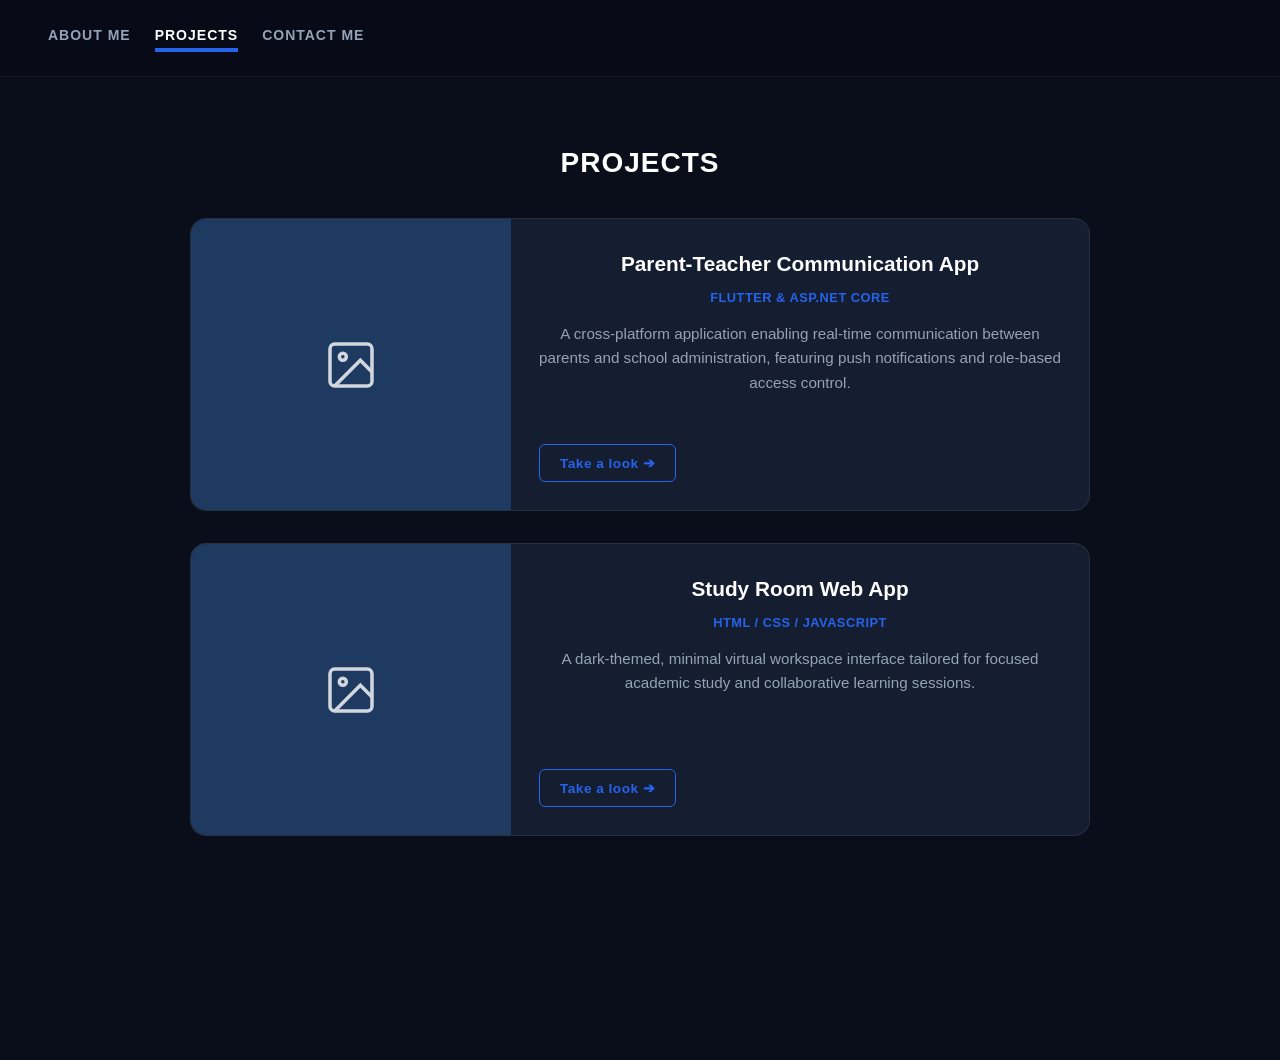
<file: projects.html>
<!DOCTYPE html>
<html lang="en">
<head>
  <meta charset="UTF-8" />
  <meta name="viewport" content="width=device-width, initial-scale=1.0"/>
  <title>Itshepeleng Lerato Portfolio - Projects</title>
  <link rel="stylesheet" href="css/styles.css?v=64eae79" />
</head>
<body>

  <header class="navbar">
    <!--<a href="index.html" class="nav-logo">✦</a>-->
    <nav class="nav-links">
      <a href="index.html" class="nav-item">ABOUT ME</a>
      <a href="projects.html" class="nav-item active">PROJECTS</a>
      <a href="contact.html" class="nav-item">CONTACT ME</a>
    </nav>
  </header>

  <main class="container">
    <section class="projects-section">
      <h1 class="page-title">PROJECTS</h1>

      <div class="projects-list" id="projectsList">
        </div>

      <dialog class="project-choice-dialog" id="projectChoiceDialog" aria-labelledby="projectDialogTitle">
        <button type="button" class="project-dialog-close" id="closeProjectDialog">Close</button>
        <h2 id="projectDialogTitle">Choose a destination</h2>
        <p id="projectDialogMessage"></p>
        <div class="project-dialog-options">
          <a class="project-dialog-option" id="projectGithubLink" href="" target="_blank" rel="noopener noreferrer">GitHub repository</a>
          <a class="project-dialog-option" id="projectLiveLink" href="" target="_blank" rel="noopener noreferrer" hidden>Live website</a>
          <button class="project-dialog-option" id="projectLiveUnavailable" type="button" disabled>Live website unavailable</button>
        </div>
      </dialog>
    </section>
  </main>

  <script src="js/projects.js"></script>
  <script src="js/page-scroll.js"></script>
</body>
</html>
</file>
<file: css/styles.css>
/* Dark Space Theme Setup */
:root {
  --bg-color: #080b18;
  --card-bg: rgba(255, 255, 255, 0.03);
  --card-border: rgba(255, 255, 255, 0.08);
  --text-primary: #ffffff;
  --text-secondary: #94a3b8;
  --accent-blue: #38bdf8;
  --accent-blue-dark: #0284c7;
  --font-main: system-ui, -apple-system, BlinkMacSystemFont, "Segoe UI", Roboto, sans-serif;
}

* {
  box-sizing: border-box;
  margin: 0;
  padding: 0;
}

body {
  background-color: var(--bg-color);
  color: var(--text-primary);
  font-family: var(--font-main);
  line-height: 1.6;
  padding-bottom: 80px;
  transition: opacity 380ms ease, transform 380ms ease;
}

body.is-page-leaving-forward {
  opacity: 0;
  transform: translateY(-14px);
}

body.is-page-leaving-backward {
  opacity: 0;
  transform: translateY(14px);
}

@media (prefers-reduced-motion: reduce) {
  body {
    transition: none;
  }
}

/* Navbar */
.navbar {
  display: flex;
  justify-content: space-between;
  align-items: center;
  padding: 24px 60px;
  background: transparent;
}

.nav-logo {
  font-size: 1.8rem;
}

.nav-links {
  display: flex;
  gap: 32px;
}

.nav-item {
  color: var(--text-secondary);
  text-decoration: none;
  font-size: 0.85rem;
  letter-spacing: 1.5px;
  font-weight: 600;
  position: relative;
  padding-bottom: 6px;
  transition: color 0.3s;
}

.nav-item:hover,
.nav-item.active {
  color: var(--text-primary);
}

.nav-item.active::after {
  content: '';
  position: absolute;
  bottom: 0;
  left: 0;
  width: 100%;
  height: 2px;
  background-color: var(--accent-blue);
}

/* Main Layout Container */
.container {
  max-width: 1200px;
  margin: 0 auto;
  padding: 0 40px;
}

/* Hero Section Split */
.hero-section {
  display: grid;
  grid-template-columns: 45% 55%;
  gap: 40px;
  padding: 40px 0 80px;
  align-items: start;
}

.greeting {
  color: var(--text-secondary);
  font-size: 0.9rem;
  letter-spacing: 2px;
  font-weight: 600;
}

.hero-name {
  font-size: 2.2rem;
  font-weight: 800;
  letter-spacing: 1px;
  margin-bottom: 30px;
}

.avatar-wrapper {
  width: 380px;
  height: 380px;
  border-radius: 50%;
  overflow: hidden;
  background-color: #f1c58c; /* Matches warm background behind profile pic */
}

.profile-links {
  display: flex;
  width: 380px;
  max-width: 100%;
  align-items: center;
  justify-content: center;
  margin-bottom: 16px;
  gap: 12px;
}

.profile-github-link {
  display: flex;
}

.profile-github-link img {
  width: 48px;
  height: 48px;
  object-fit: contain;
  filter: brightness(0) invert(1);
}

.cv-download-link {
  color: var(--text-primary);
  font-weight: 600;
  text-decoration: none;
}

.cv-download-link:hover {
  text-decoration: underline;
}

.profile-img {
  width: 100%;
  height: 100%;
  object-fit: cover;
}

/* Section Blocks & Titles */
.section-block {
  margin-bottom: 40px;
}

.section-title {
  font-size: 1.1rem;
  letter-spacing: 2px;
  color: var(--text-primary);
  margin-bottom: 20px;
  font-weight: 700;
}

.bio-text {
  color: var(--text-secondary);
  font-size: 0.95rem;
  line-height: 1.7;
}

/* Software Skills Grid */
.skills-grid {
  display: grid;
  grid-template-columns: repeat(3, 1fr);
  gap: 20px;
}

.skill-card {
  display: flex;
  flex-direction: column;
  align-items: center;
  gap: 8px;
}

.icon-box {
  width: 60px;
  height: 60px;
  background: var(--card-bg);
  border: 1px solid var(--card-border);
  border-radius: 12px;
  display: flex;
  justify-content: center;
  align-items: center;
}

.icon-box img {
  width: 32px;
  height: 32px;
}

.skill-card span {
  font-size: 0.8rem;
  color: var(--text-secondary);
}

/* Two Column Split Section */
.split-section {
  display: grid;
  grid-template-columns: 60% 40%;
  gap: 40px;
  margin-bottom: 70px;
  align-items: start;
}

/* Timeline Left Side */
.timeline-item {
  margin-bottom: 28px;
}

.date-range {
  color: var(--accent-blue);
  font-size: 0.85rem;
  font-weight: 600;
  display: block;
  margin-bottom: 4px;
}

.timeline-item h3 {
  font-size: 1.1rem;
  font-weight: 700;
}

.timeline-item p {
  color: var(--text-secondary);
  font-size: 0.9rem;
}

/* Right Side Quote Card */
.quote-card {
  background: var(--card-bg);
  border: 1px solid var(--card-border);
  border-radius: 16px;
  padding: 16px;
}

.quote-image-placeholder {
  width: 100%;
  height: 180px;
  background-color: #2a2e45;
  border-radius: 12px;
  margin-bottom: 16px;
}

.quote-img {
  width: 100%;
  height: 180px;
  object-fit: cover;
  border-radius: 12px;
  margin-bottom: 16px;
}

.quote-text {
  font-size: 0.85rem;
  color: var(--text-secondary);
  line-height: 1.5;
}

/* Language proficiency list */
.language-list {
  display: grid;
  gap: 16px;
}

.language-item {
  display: flex;
  justify-content: space-between;
  align-items: baseline;
  gap: 16px;
  padding-bottom: 12px;
  border-bottom: 1px solid var(--card-border);
  font-size: 0.9rem;
  font-weight: 600;
}

.language-item dd {
  color: var(--accent-blue);
}

/*old projects page css*/
/* Projects Section Setup */
.projects-section {
  text-align: center;
  padding: 40px 0 80px;
}

.page-title {
  font-size: 2rem;
  letter-spacing: 2px;
  font-weight: 800;
  margin-bottom: 50px;
}

/* Responsive 3-Column Grid matching Flutter childAspectRatio */
.projects-grid {
  display: grid;
  grid-template-columns: repeat(3, 1fr);
  gap: 24px;
  max-width: 1200px;
  margin: 0 auto;
}

/* Clickable Project Card */
.project-card {
  text-decoration: none;
  color: inherit;
  display: flex;
  flex-direction: column;
  background-color: var(--card-bg, #0b1329);
  border: 1px solid var(--card-border, rgba(255, 255, 255, 0.08));
  border-radius: 16px;
  overflow: hidden;
  transition: transform 0.25s ease, border-color 0.25s ease, box-shadow 0.25s ease;
  cursor: pointer;
}

.project-card:hover {
  transform: translateY(-6px);
  border-color: var(--accent-blue, #38bdf8);
  box-shadow: 0 10px 25px rgba(0, 0, 0, 0.4);
}

/* Placeholder or Thumbnail Box */
.project-image-box {
  width: 100%;
  aspect-ratio: 1.1 / 1;
  background-color: #1e3a60; /* Matches the solid blue placeholder in screenshot */
  display: flex;
  justify-content: center;
  align-items: center;
  overflow: hidden;
}

.project-image-box img {
  width: 100%;
  height: 100%;
  object-fit: cover;
}

.placeholder-icon {
  width: 48px;
  height: 48px;
  opacity: 0.8;
}

/* Card Content Details */
.project-info {
  padding: 16px 20px;
  text-align: left;
  background-color: rgba(255, 255, 255, 0.02);
}

.project-title {
  font-size: 1rem;
  font-weight: 700;
  color: #ffffff;
  margin-bottom: 4px;
}

.project-category {
  font-size: 0.75rem;
  font-weight: 600;
  color: var(--accent-blue, #38bdf8);
  letter-spacing: 0.5px;
}

/* Responsive Scaling for smaller displays */
@media (max-width: 900px) {
  .projects-grid {
    grid-template-columns: repeat(2, 1fr);
  }
}

@media (max-width: 600px) {
  .projects-grid {
    grid-template-columns: 1fr;
  }
}


/*new projects page css*/
/* Projects Layout Container */
.projects-section {
  max-width: 900px;
  margin: 0 auto;
  padding: 40px 0 80px;
}

.page-title {
  text-align: center;
  font-size: 2rem;
  letter-spacing: 2px;
  font-weight: 800;
  margin-bottom: 50px;
}

/* Vertical Stacked Layout */
.projects-list {
  display: flex;
  flex-direction: column;
  gap: 32px;
}

/* Individual Project Card Row */
.project-card-row {
  display: flex;
  background-color: var(--card-bg, rgba(255, 255, 255, 0.03));
  border: 1px solid var(--card-border, rgba(255, 255, 255, 0.08));
  border-radius: 16px;
  overflow: hidden;
  transition: border-color 0.25s ease, box-shadow 0.25s ease;
}

.project-card-row:hover {
  border-color: var(--accent-blue, #38bdf8);
  box-shadow: 0 8px 24px rgba(0, 0, 0, 0.35);
}

/* Image Column */
.project-image-box {
  width: 320px;
  min-height: 220px;
  background-color: #1e3a60;
  display: flex;
  justify-content: center;
  align-items: center;
  flex-shrink: 0;
}

.project-image-box img {
  width: 100%;
  height: 100%;
  object-fit: cover;
}

.placeholder-icon {
  width: 56px;
  height: 56px;
  opacity: 0.8;
}

/* Text Content Column */
.project-content {
  display: flex;
  flex-direction: column;
  justify-content: space-between;
  padding: 28px;
  flex: 1;
}

.project-header {
  margin-bottom: 12px;
}

.project-title {
  font-size: 1.3rem;
  font-weight: 700;
  color: var(--text-primary, #ffffff);
  margin-bottom: 4px;
}

.project-category {
  font-size: 0.8rem;
  font-weight: 600;
  color: var(--accent-blue, #38bdf8);
  letter-spacing: 0.5px;
  text-transform: uppercase;
}

.project-description {
  color: var(--text-secondary, #94a3b8);
  font-size: 0.95rem;
  line-height: 1.6;
  margin-bottom: 24px;
}

/* "Take a Look" Action Button */
.take-a-look-btn {
  display: inline-flex;
  align-items: center;
  gap: 8px;
  align-self: flex-start;
  padding: 10px 20px;
  border-radius: 6px;
  background-color: transparent;
  color: var(--accent-blue, #38bdf8);
  border: 1px solid var(--accent-blue, #38bdf8);
  font-size: 0.85rem;
  font-weight: 600;
  letter-spacing: 0.5px;
  text-decoration: none;
  transition: background-color 0.2s ease, color 0.2s ease;
  cursor: pointer;
  font-family: inherit;
}

.take-a-look-btn:hover {
  background-color: var(--accent-blue, #38bdf8);
  color: #080b18;
}

.project-choice-dialog {
  position: fixed;
  inset: 50% auto auto 50%;
  transform: translate(-50%, -50%);
  width: min(420px, calc(100% - 32px));
  padding: 28px;
  color: var(--text-primary);
  background: var(--card-bg);
  border: 1px solid var(--border-color);
  border-radius: 8px;
  box-shadow: 0 20px 60px rgba(0, 0, 0, 0.45);
}

.project-choice-dialog::backdrop {
  background: rgba(0, 0, 0, 0.68);
}

.project-dialog-close {
  display: block;
  margin: 0 0 20px auto;
  padding: 6px 10px;
  color: var(--text-secondary);
  background: transparent;
  border: 1px solid var(--border-color);
  border-radius: 4px;
  cursor: pointer;
}

.project-choice-dialog h2 {
  margin-bottom: 8px;
  font-size: 1.2rem;
}

.project-choice-dialog p {
  margin-bottom: 20px;
  color: var(--text-secondary);
  line-height: 1.5;
}

.project-dialog-options {
  display: grid;
  gap: 10px;
}

.project-dialog-option {
  display: block;
  width: 100%;
  padding: 12px 14px;
  color: var(--text-primary);
  background: transparent;
  border: 1px solid var(--accent-blue);
  border-radius: 4px;
  font: inherit;
  text-align: center;
  text-decoration: none;
}

.project-dialog-option:hover:not(:disabled) {
  color: #080b18;
  background: var(--accent-blue);
}

.project-dialog-option:disabled {
  color: var(--text-secondary);
  border-color: var(--border-color);
  cursor: not-allowed;
}

.project-dialog-option[hidden] {
  display: none;
}

/* Mobile Responsive Adjustments */
@media (max-width: 768px) {
  .project-card-row {
    flex-direction: column;
  }
  
  .project-image-box {
    width: 100%;
    height: 200px;
  }
}
/*contact screen css*/

:root {
  --bg-dark: #0A0E1A;
  --bg-gradient: linear-gradient(180deg, #0A0E1A 0%, #0F172A 100%);
  --card-bg: #151D30;
  --text-primary: #FFFFFF;
  --text-secondary: #94A3B8;
  --accent-blue: #2563EB;
  --border-color: #1E293B;
  --radius-medium: 12px;
  --radius-small: 6px;
}

* {
  box-sizing: border-box;
  margin: 0;
  padding: 0;
  font-family: 'Segoe UI', Tahoma, Geneva, Verdana, sans-serif;
}

body {
  color: var(--text-primary);
  background: var(--bg-dark);
  min-height: 100vh;
}

.bg-gradient {
  background: var(--bg-gradient);
}

/* Header Navbar */
.navbar {
  display: flex;
  justify-content: space-between;
  align-items: center;
  padding: 24px 48px;
}

.logo {
  font-size: 28px;
  color: var(--text-primary);
  text-decoration: none;
}

.nav-links {
  display: flex;
  gap: 24px;
}

.nav-item {
  color: var(--text-secondary);
  text-decoration: none;
  font-weight: 600;
  font-size: 14px;
  letter-spacing: 1px;
}

.nav-item.active {
  color: var(--text-primary);
  border-bottom: 2px solid var(--accent-blue);
  padding-bottom: 4px;
}

/* Main Container Layout */
.container {
  max-width: 1100px;
  margin: 0 auto;
  padding: 24px 24px 64px 24px;
}

.page-title {
  font-size: 28px;
  letter-spacing: 1px;
  margin-bottom: 32px;
}

.section-subtitle {
  color: var(--text-secondary);
  font-size: 18px;
  letter-spacing: 1px;
  margin-bottom: 20px;
}

/* Contact Grid Split */
.contact-grid {
  display: flex;
  gap: 32px;
}

.form-container {
  flex: 3;
}

.form-group {
  margin-bottom: 16px;
  display: flex;
  flex-direction: column;
}

input, select, textarea {
  width: 100%;
  padding: 14px 16px;
  background-color: var(--card-bg);
  border: 1px solid var(--border-color);
  border-radius: var(--radius-medium);
  color: var(--text-primary);
  font-size: 15px;
  outline: none;
}

input:focus, select:focus, textarea:focus {
  border-color: var(--accent-blue);
}

.error-message {
  color: #EF4444;
  font-size: 12px;
  margin-top: 4px;
}

.form-status {
  margin-top: 12px;
  color: var(--text-secondary);
  line-height: 1.5;
}

.form-status[data-state="success"] {
  color: #22c55e;
}

.form-status[data-state="error"] {
  color: #ef4444;
}

.btn-primary {
  width: 180px;
  padding: 14px;
  background-color: var(--accent-blue);
  color: #fff;
  border: none;
  border-radius: var(--radius-small);
  font-weight: bold;
  cursor: pointer;
}

.btn-primary:hover {
  opacity: 0.9;
}

.btn-primary:disabled {
  opacity: 0.6;
  cursor: wait;
}

/* Side Info Card */
.info-card {
  flex: 2;
  background-color: var(--card-bg);
  border: 1px solid var(--border-color);
  border-radius: var(--radius-medium);
  padding: 24px;
  height: fit-content;
}

.info-card h3 {
  color: var(--text-secondary);
  font-size: 14px;
  letter-spacing: 1px;
  margin-bottom: 16px;
}

.info-card p {
  color: var(--text-primary);
  line-height: 1.5;
}

/* Footer Dark Section */
.footer-section {
  background-color: var(--bg-dark);
  padding: 64px 48px;
  border-top: 1px solid var(--border-color);
}

.footer-container {
  max-width: 1100px;
  margin: 0 auto;
  display: flex;
  gap: 48px;
}

.footer-info {
  flex: 3;
}

.footer-title {
  font-size: 32px;
  letter-spacing: 1px;
  margin-bottom: 16px;
}

.footer-desc {
  color: var(--text-secondary);
  line-height: 1.6;
  margin-bottom: 32px;
}

.personal-details h3 {
  font-size: 20px;
  margin-bottom: 12px;
}

.personal-details p {
  color: var(--text-secondary);
  margin-bottom: 8px;
  font-size: 14px;
}

.personal-details a {
  color: var(--text-secondary);
  text-decoration: none;
}

.footer-profile {
  flex: 2;
  display: flex;
  flex-direction: column;
  align-items: center;
}

.profile-avatar {
  width: 220px;
  height: 220px;
  border-radius: 50%;
  object-fit: cover;
  margin-bottom: 20px;
}

.thank-you {
  letter-spacing: 4px;
  margin-bottom: 16px;
}

.social-links {
  display: flex;
  gap: 16px;
}

.social-links a {
  color: var(--text-primary);
  font-size: 20px;
  background-color: var(--card-bg);
  padding: 10px;
  border-radius: 50%;
  text-decoration: none;
}

/* Responsive adjustments */
@media (max-width: 768px) {
  .contact-grid, .footer-container {
    flex-direction: column;
  }
}

/* Journey Timeline */
.journey-section {
  padding: 48px 0;
}

.timeline {
  position: relative;
  margin-top: 32px;
  border-left: 2px solid var(--border-color);
  padding-left: 32px;
}

.timeline-item {
  position: relative;
  margin-bottom: 40px;
}

.timeline-icon {
  position: absolute;
  left: -49px;
  top: 0;
  width: 32px;
  height: 32px;
  border-radius: 50%;
  background: var(--accent-blue);
  color: #fff;
  display: flex;
  align-items: center;
  justify-content: center;
  font-size: 14px;
}

.timeline-content {
  background: var(--card-bg);
  border: 1px solid var(--border-color);
  border-radius: var(--radius-medium);
  padding: 24px;
}

.timeline-date {
  color: var(--accent-blue);
  font-weight: bold;
  font-size: 14px;
}

.role-desc {
  color: var(--text-secondary);
  font-size: 14px;
  margin: 4px 0 16px 0;
}

.timeline-list {
  list-style: disc;
  padding-left: 20px;
  color: var(--text-secondary);
  margin-bottom: 16px;
  line-height: 1.6;
}

.skill-tags {
  display: flex;
  flex-wrap: wrap;
  gap: 8px;
}

.tag {
  background: rgba(37, 99, 235, 0.1);
  color: var(--accent-blue);
  border: 1px solid rgba(37, 99, 235, 0.3);
  padding: 4px 12px;
  border-radius: 20px;
  font-size: 12px;
  font-weight: 600;
}

/* Home Highlight Card */
.data-highlight-card {
  background: var(--card-bg);
  border: 1px solid var(--border-color);
  border-radius: var(--radius-medium);
  padding: 24px;
  margin-top: 24px;
}

.card-header {
  display: flex;
  align-items: center;
  gap: 12px;
  margin-bottom: 12px;
}

.accent-icon {
  color: var(--accent-blue);
  font-size: 20px;
}

/* Scroll-driven Initial State */
.timeline-item {
  opacity: 0;
  transform: translateY(30px);
  transition: all 0.6s cubic-bezier(0.16, 1, 0.3, 1);
  cursor: pointer;
}

/* Scroll-driven In-View State */
.timeline-item.in-view {
  opacity: 1;
  transform: translateY(0);
}

/* Card Header Badge Layout */
.card-top-bar {
  display: flex;
  justify-content: space-between;
  align-items: center;
  margin-bottom: 8px;
}

.badge-phase {
  font-size: 11px;
  text-transform: uppercase;
  letter-spacing: 1px;
  padding: 2px 8px;
  border-radius: 4px;
  background: var(--border-color);
  color: var(--text-secondary);
}

/* Active Highlight Style */
.timeline-content {
  transition: border-color 0.3s ease, box-shadow 0.3s ease, transform 0.3s ease;
}

.timeline-item:hover .timeline-content,
.timeline-item.active-card .timeline-content {
  border-color: var(--accent-blue);
  box-shadow: 0 8px 24px rgba(37, 99, 235, 0.15);
  transform: translateX(4px);
}

.timeline-item:hover .timeline-icon,
.timeline-item.active-card .timeline-icon {
  box-shadow: 0 0 12px var(--accent-blue);
}

.tag {
  transition: transform 0.2s ease, background-color 0.2s ease;
}

@media (max-width: 768px) {
  .navbar {
    padding: 16px 20px;
    gap: 12px;
    flex-wrap: wrap;
  }

  .nav-links {
    flex: 1;
    justify-content: space-between;
    gap: 10px;
  }

  .nav-item {
    font-size: 0.75rem;
    letter-spacing: 0.5px;
  }

  .hero-section {
    grid-template-columns: minmax(0, 1fr);
    gap: 32px;
    padding: 24px 0 48px;
  }

  .hero-left,
  .hero-right {
    min-width: 0;
  }

  .hero-name {
    font-size: 1.8rem;
    line-height: 1.2;
  }

  .avatar-wrapper {
    width: min(320px, 100%);
    height: auto;
    aspect-ratio: 1;
    margin-inline: auto;
  }

  .split-section {
    grid-template-columns: minmax(0, 1fr);
    gap: 24px;
    margin-bottom: 48px;
  }

  .skills-grid {
    grid-template-columns: repeat(3, minmax(0, 1fr));
    gap: 16px;
  }

  .card-top-bar {
    align-items: flex-start;
    flex-wrap: wrap;
    gap: 8px;
  }

  .timeline-content {
    padding: 18px;
  }

  .footer-section {
    padding: 40px 24px;
  }
}

/* Seamless section scrolling and sticky navigation */
html {
  scroll-behavior: smooth;
  scroll-padding-top: 96px;
}

body {
  min-height: 100vh;
  transition:
    opacity 560ms cubic-bezier(0.22, 1, 0.36, 1),
    transform 560ms cubic-bezier(0.22, 1, 0.36, 1);
}

.navbar {
  position: sticky;
  top: 0;
  z-index: 1000;
  background: rgba(8, 11, 24, 0.78);
  border-bottom: 1px solid rgba(148, 163, 184, 0.08);
  backdrop-filter: blur(16px);
  -webkit-backdrop-filter: blur(16px);
}

.hero-section,
.journey-section,
.split-section,
.projects-section,
.contact-grid,
.footer-section {
  scroll-margin-top: 96px;
}

.journey-section,
.split-section,
.projects-section {
  min-height: 70vh;
}

.hero-section {
  min-height: calc(100vh - 96px);
}

.nav-item {
  transition: color 180ms ease, opacity 180ms ease;
}

body.is-page-entering-forward,
body.is-page-entering-backward {
  animation: page-enter-forward 600ms cubic-bezier(0.22, 1, 0.36, 1) both;
}

body.is-page-entering-backward {
  animation-name: page-enter-backward;
}

@keyframes page-enter-forward {
  from { opacity: 0; transform: translateY(14px); }
  to { opacity: 1; transform: translateY(0); }
}

@keyframes page-enter-backward {
  from { opacity: 0; transform: translateY(-14px); }
  to { opacity: 1; transform: translateY(0); }
}

@media (max-width: 768px) {
  html {
    scroll-padding-top: 82px;
  }

  .navbar {
    background: rgba(8, 11, 24, 0.92);
  }

  .hero-section,
  .journey-section,
  .split-section,
  .projects-section {
    min-height: auto;
  }
}

@media (prefers-reduced-motion: reduce) {
  html {
    scroll-behavior: auto;
  }

  body,
  body.is-page-entering-forward,
  body.is-page-entering-backward {
    animation: none;
    transition: none;
  }
}
</file>
